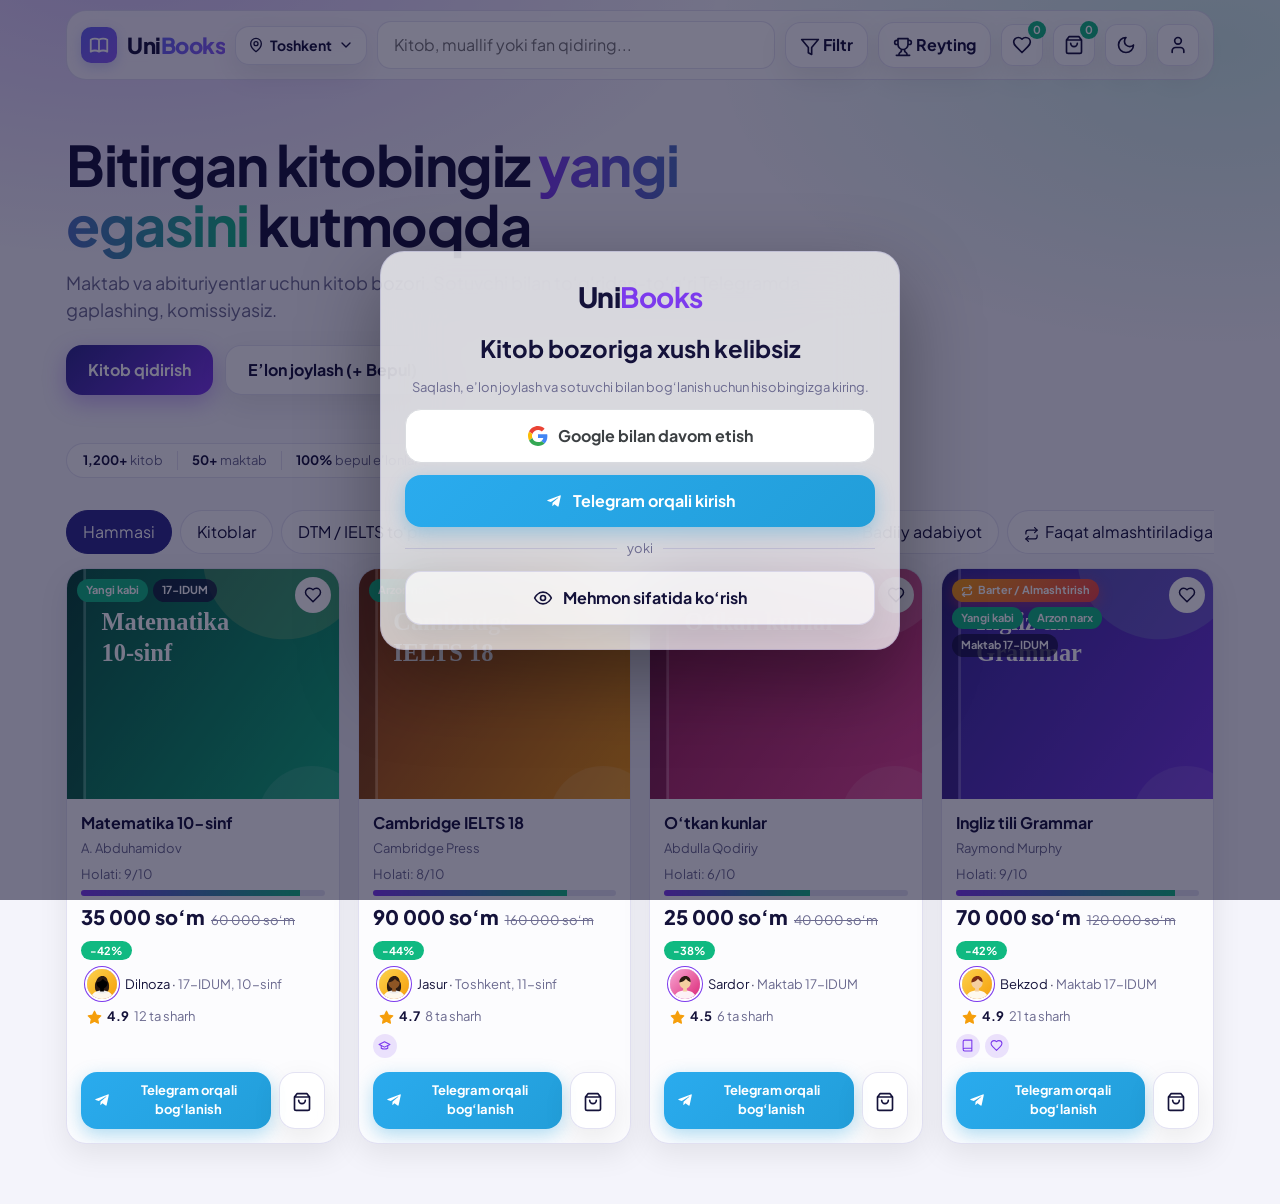
<file: UNIBooks/index.html>
<!DOCTYPE html>
<html lang="uz">

<head>
  <meta charset="UTF-8">
  <meta name="viewport" content="width=device-width, initial-scale=1, viewport-fit=cover">
  <title>UniBooks — Kitob va O'quv Qurollari Bozori</title>
  <!-- Brauzer tabidagi ikonka: SVG Data URI (alohida fayl kerak emas) -->
  <link rel="icon" type="image/svg+xml"
    href="data:image/svg+xml,<svg xmlns='http://www.w3.org/2000/svg' viewBox='0 0 100 100'><defs><linearGradient id='g' x1='0' y1='0' x2='1' y2='1'><stop stop-color='%236366F1'/><stop offset='1' stop-color='%238B5CF6'/></linearGradient></defs><rect width='100' height='100' rx='28' fill='url(%23g)'/><path fill='none' d='M25 68C25 62 35 58 50 58C65 58 75 62 75 68M25 68V42C25 36 35 32 50 32C65 32 75 36 75 42V68' stroke='white' stroke-width='6' stroke-linecap='round' stroke-linejoin='round'/><path d='M50 20L78 32L50 44L22 32L50 20Z' fill='white'/><path fill='none' d='M75 38V48' stroke='white' stroke-width='4' stroke-linecap='round'/></svg>">
  <meta name="theme-color" content="#6366F1">
  <link rel="preconnect" href="https://fonts.googleapis.com">
  <link rel="preconnect" href="https://fonts.gstatic.com" crossorigin>
  <link href="https://fonts.googleapis.com/css2?family=Plus+Jakarta+Sans:wght@400;600;700;800&display=swap"
    rel="stylesheet">
  <link rel="stylesheet" href="style.css">
</head>

<body>
  <div class="wrap">

    <!-- HEADER: logo, live search, wishlist / cart / theme / profile -->
    <header>
      <div class="bar glass">
        <a href="#" class="logo-brand" aria-label="UniBooks — bosh sahifa"
          style="text-decoration: none; display: inline-flex; align-items: center; gap: 10px; flex-shrink: 0;">
          <div class="logo-icon-box"
            style="width: 36px; height: 36px; background: linear-gradient(135deg, #6366F1, #8B5CF6); border-radius: 10px; display: flex; align-items: center; justify-content: center; box-shadow: 0 4px 12px rgba(99, 102, 241, 0.25); flex-shrink: 0;">
            <svg width="22" height="22" viewBox="0 0 24 24" fill="none" xmlns="http://www.w3.org/2000/svg"
              aria-hidden="true" style="display: block;">
              <path
                d="M12 6.253v13m0-13C10.832 5.477 9.246 5 7.5 5S4.168 5.477 3 6.253v13C4.168 18.477 5.754 18 7.5 18s3.332.477 4.5 1.253m0-13C13.168 5.477 14.754 5 16.5 5c1.747 0 3.332.477 4.5 1.253v13C19.832 18.477 18.247 18 16.5 18c-1.746 0-3.332.477-4.5 1.253"
                stroke="white" stroke-width="2" stroke-linecap="round" stroke-linejoin="round" />
            </svg>
          </div>
          <span class="logo-text"
            style="font-size: 22px; font-weight: 800; font-family: 'Plus Jakarta Sans', sans-serif; letter-spacing: -0.5px; line-height: 1; white-space: nowrap;">
            <span style="color: var(--text);">Uni</span><span
              style="background: linear-gradient(135deg, #6366F1, #8B5CF6); -webkit-background-clip: text; background-clip: text; -webkit-text-fill-color: transparent;">Books</span>
          </span>
        </a>
        <div class="locw"><button class="btn ghost loc" id="bLoc" aria-haspopup="true"><i data-i="pin"></i><span
              id="locT">Toshkent</span><i data-i="chev"></i></button>
          <div class="locm" id="locM"></div>
        </div>
        <div class="search">
          <input id="q" type="search" placeholder="Kitob, muallif yoki fan qidiring..." autocomplete="off"
            aria-label="Qidiruv">
          <div class="results glass" id="live"></div>
        </div>
        <button class="btn ghost" id="bFlt" style="padding:10px 14px;position:relative"><i data-i="filter"></i><span
            class="fl"> Filtr</span><span class="dot" id="cFlt" style="display:none">0</span></button>
        <button class="btn ghost" id="bLb" style="padding:10px 14px"><i data-i="trophy"></i><span class="fl">
            Reyting</span></button>
        <button class="icon ghost" id="bWish" aria-label="Saqlanganlar"><i data-i="heart"></i><span class="dot"
            id="cWish">0</span></button>
        <button class="icon ghost" id="bCart" aria-label="Savat"><i data-i="cart"></i><span class="dot"
            id="cCart">0</span></button>
        <button class="icon ghost" id="bTheme" aria-label="Rejim"><i data-i="moon"></i></button>
        <button class="icon ghost" id="bUser" aria-label="Profil"><i data-i="user"></i></button>
      </div>
    </header>

    <!-- HERO -->
    <section class="hero">
      <h1>Bitirgan kitobingiz <span>yangi egasini</span> kutmoqda</h1>
      <p>Maktab va abituriyentlar uchun kitob bozori. Sotuvchi bilan to‘g‘ridan-to‘g‘ri Telegramda gaplashing,
        komissiyasiz.</p>
      <div class="cta">
        <button class="btn primary" onclick="document.getElementById('grid').scrollIntoView({behavior:'smooth'})">Kitob
          qidirish</button>
        <button class="btn ghost" id="bAdd">E’lon joylash (+ Bepul)</button>
      </div>
    </section>

    <div class="trust rise"><span><b>1,200+</b> kitob</span><span><b>50+</b> maktab</span><span><b>100%</b> bepul
        e’lonlar</span></div>
    <!-- FILTER PILLS -->
    <nav class="pills" id="pills" aria-label="Kategoriyalar"></nav>

    <!-- PRODUCT GRID -->
    <main class="grid" id="grid" aria-live="polite"></main>
  </div>

  <!-- ADD PRODUCT MODAL: 2 bosqich -->
  <div class="veil" id="addVeil">
    <div class="modal" role="dialog" aria-modal="true" aria-label="E’lon joylash">
      <h2>E’lon joylash</h2>
      <div class="steps"><i class="on"></i><i id="s2"></i></div>
      <div id="step1">
        <div class="drop" id="drop"><i data-i="upload"></i><br>Rasmni shu yerga tashlang yoki bosing</div><input
          type="file" id="file" accept="image/*" hidden>
        <label for="fTitle">Kitob nomi</label><input class="in" id="fTitle">
        <label for="fSubj">Kategoriya</label>
        <select class="in" id="fCat"></select>
        <div class="two">
          <div><label for="fGrade">Sinf / bosqich</label><select class="in" id="fGrade"></select></div>
          <div><label for="fSubj2">Fan turi</label><select class="in" id="fSubj2"></select></div>
        </div>
        <label for="fCond">Holati: <b id="condV">8</b>/10</label>
        <input type="range" id="fCond" min="1" max="10" value="8" style="width:100%;accent-color:#7c3aed">
        <label for="fPrice">Narx (so‘m, 0 = bepul)</label><input class="in" id="fPrice" type="number" min="0"
          step="1000">
        <label for="fNote">Izoh (ixtiyoriy)</label><input class="in" id="fNote" maxlength="120"
          placeholder="Masalan: yozuvlari yo‘q, toza">
        <label class="chk"><input type="checkbox" id="fSwap"><i data-i="swap"></i> Kitobni almashtirishga
          roziman</label>
        <div class="row"><button class="btn ghost" data-close>Bekor qilish</button><button class="btn primary"
            id="next">Keyingisi</button></div>
      </div>
      <div id="step2" hidden>
        <label for="fName">Ismingiz</label><input class="in" id="fName">
        <label for="fTg">Telegram username</label><input class="in" id="fTg" placeholder="@username">
        <label for="fSchool">Maktab / tuman</label><input class="in" id="fSchool"
          placeholder="Masalan: 17-IDUM, Chilonzor">
        <div class="two">
          <div><label for="fReg">Viloyat</label><select class="in" id="fReg"></select></div>
          <div><label for="fDist">Tuman</label><select class="in" id="fDist"></select></div>
        </div>
        <div class="row"><button class="btn ghost" id="back">Orqaga</button><button class="btn primary"
            id="publish">E’lonni joylash</button></div>
      </div>
    </div>
  </div>

  <!-- FILTER MODAL -->
  <div class="veil" id="fltVeil">
    <div class="modal" role="dialog" aria-modal="true" aria-label="Filtrlar">
      <div style="display:flex;justify-content:space-between;align-items:center">
        <h2>Filtrlar</h2><button class="icon" data-close aria-label="Yopish"><i data-i="x"></i></button>
      </div>
      <label>Sinf / bosqich</label>
      <div class="chips" id="fG"></div>
      <label>Fan</label>
      <div class="chips" id="fS"></div>
      <label for="xReg">Viloyat</label><select class="in" id="xReg"></select>
      <label for="xDist">Tuman</label><select class="in" id="xDist"></select>
      <label>Narx: <b id="xPrice"></b></label><input type="range" id="pMin" min="0" max="300000" step="5000"
        aria-label="Minimal narx"><input type="range" id="pMax" min="0" max="300000" step="5000"
        aria-label="Maksimal narx">
      <div class="row"><button class="btn ghost" id="fClear">Tozalash</button><button class="btn primary" id="fApply"
          data-close>Natijalar</button></div>
    </div>
  </div>
  <!-- SOTUVCHI PROFILI + SHARHLAR -->
  <div class="veil" id="revVeil">
    <div class="modal" role="dialog" aria-modal="true" aria-label="Sotuvchi profili">
      <div style="display:flex;justify-content:space-between;align-items:center">
        <h2>Sotuvchi profili</h2><button class="icon" data-close aria-label="Yopish"><i data-i="x"></i></button>
      </div>
      <div id="revBody"></div>
    </div>
  </div>
  <!-- QUICK VIEW -->
  <div class="veil" id="qvVeil">
    <div class="modal qv" role="dialog" aria-modal="true" aria-label="Kitob tafsilotlari"><button class="icon qx"
        data-close aria-label="Yopish"><i data-i="x"></i></button>
      <div id="qvBody"></div>
    </div>
  </div>
  <!-- REYTING -->
  <div class="veil" id="lbVeil">
    <div class="modal prof" role="dialog" aria-modal="true" aria-label="Reyting">
      <div style="display:flex;justify-content:space-between;align-items:center">
        <h2>Maktablar va Kitobxonlar reytingi</h2><button class="icon" data-close aria-label="Yopish"><i
            data-i="x"></i></button>
      </div>
      <div class="tabs"><button data-lt="sch" class="on">Top Maktablar</button><button data-lt="usr">Top
          O‘quvchilar</button></div>
      <div id="lbBody"></div>
    </div>
  </div>
  <!-- PROFIL MODAL: ma'lumotlar, e'lonlarim, saqlanganlar, statistika -->
  <div class="veil" id="profVeil">
    <div class="modal prof" role="dialog" aria-modal="true" aria-label="Profil">
      <div style="display:flex;justify-content:space-between;align-items:center">
        <h2>Profil va sozlamalar</h2><button class="icon" data-close aria-label="Yopish"><i data-i="x"></i></button>
      </div>
      <div class="tabs"><button data-t="info">Ma’lumotlar</button><button data-t="mine">Mening
          e’lonlarim</button><button data-t="wish">Saqlanganlar</button><button data-t="stat">Statistika</button></div>
      <div id="pBody"></div>
    </div>
  </div>
  <!-- AUTH MODAL: Google / Telegram / Mehmon (demo; haqiqiy auth uchun Supabase Auth ulanadi) -->
  <div class="veil" id="authVeil">
    <div class="modal auth" role="dialog" aria-modal="true" aria-label="Kirish">
      <div class="logo" style="font-size:28px">Uni<b>Books</b></div>
      <h2>Kitob bozoriga xush kelibsiz</h2>
      <p class="muted">Saqlash, e’lon joylash va sotuvchi bilan bog‘lanish uchun hisobingizga kiring.</p>
      <button class="btn gbtn" data-login="google"><svg viewBox="0 0 48 48">
          <path fill="#EA4335"
            d="M24 9.5c3.5 0 6.6 1.2 9.1 3.6l6.8-6.8C35.8 2.4 30.3 0 24 0 14.6 0 6.5 5.4 2.6 13.2l7.9 6.1C12.4 13.6 17.7 9.5 24 9.5z" />
          <path fill="#4285F4"
            d="M46.5 24.5c0-1.6-.1-3.1-.4-4.5H24v9h12.7c-.6 3-2.3 5.5-4.8 7.2l7.6 5.9c4.4-4.1 7-10.1 7-17.6z" />
          <path fill="#FBBC05"
            d="M10.5 28.7A14.5 14.5 0 0 1 9.5 24c0-1.6.3-3.2.8-4.7l-7.9-6.1A24 24 0 0 0 0 24c0 3.9.9 7.5 2.6 10.8l7.9-6.1z" />
          <path fill="#34A853"
            d="M24 48c6.5 0 11.9-2.1 15.9-5.8l-7.6-5.9c-2.1 1.4-4.9 2.3-8.3 2.3-6.3 0-11.6-4.1-13.5-9.8l-7.9 6.1C6.5 42.6 14.6 48 24 48z" />
        </svg>Google bilan davom etish</button>
      <button class="btn tg" data-login="telegram"><svg viewBox="0 0 24 24">
          <path
            d="M9.78 18.65l.28-4.23 7.68-6.92c.34-.3-.07-.47-.52-.16l-9.49 5.98-4.09-1.28c-.89-.28-.89-.89.19-1.32l15.95-6.15c.74-.33 1.45.18 1.17 1.3l-2.72 12.81c-.19.91-.74 1.13-1.5.71l-4.14-3.06-1.99 1.93c-.23.23-.42.42-.83.42z" />
        </svg>Telegram orqali kirish</button>
      <div class="or">yoki</div>
      <button class="btn ghost" data-login="guest"><i data-i="eye"></i>Mehmon sifatida ko‘rish</button>
    </div>
  </div>
  <!-- DRAWER: Saqlanganlar / Savat -->
  <div class="veil" id="dVeil"></div>
  <aside class="drawer" id="drawer">
    <div style="display:flex;justify-content:space-between">
      <h2 id="dTitle"></h2><button class="icon" data-close aria-label="Yopish"><i data-i="x"></i></button>
    </div>
    <div id="dBody"></div>
    
  </aside>
  <div id="toasts" role="status"></div>

  <script src="app.js"></script>
</body>

</html>
</file>
<file: UNIBooks/style.css>
/* ===== 1. DESIGN TOKENS (Light/Dark) ===== */
:root {
    --bg: #f4f4fb;
    --surface: rgba(255, 255, 255, .72);
    --solid: #fff;
    --text: #14123a;
    --muted: #6b6a8f;
    --line: rgba(60, 50, 160, .14);
    --indigo: #2d2a8c;
    --violet: #7c3aed;
    --emerald: #10b981;
    --shadow: 0 10px 30px rgba(0, 0, 0, .08);
    --r: 20px;
    box-sizing: border-box;
    padding-top: env(safe-area-inset-top, 0px);
    padding-bottom: env(safe-area-inset-bottom, 0px)
}

@media(prefers-color-scheme:dark) {
    :root:not([data-theme="light"]) {
        --bg: #0d0c24;
        --surface: rgba(30, 28, 70, .6);
        --solid: #191847;
        --text: #eeeeff;
        --muted: #a3a2cc;
        --line: rgba(160, 150, 255, .18);
        --shadow: 0 10px 30px rgba(0, 0, 0, .4)
    }
}

:root[data-theme="dark"] {
    --bg: #0d0c24;
    --surface: rgba(30, 28, 70, .6);
    --solid: #191847;
    --text: #eeeeff;
    --muted: #a3a2cc;
    --line: rgba(160, 150, 255, .18);
    --shadow: 0 10px 30px rgba(0, 0, 0, .4)
}

* {
    box-sizing: border-box;
    margin: 0
}

html {
    scroll-padding-top: env(safe-area-inset-top, 0px)
}

body {
    background: var(--bg);
    color: var(--text);
    font: 16px/1.5 "Plus Jakarta Sans", Inter, system-ui, sans-serif;
    min-height: 100vh;
    background-image: radial-gradient(600px 300px at 10% -5%, rgba(124, 58, 237, .25), transparent), radial-gradient(500px 300px at 95% 5%, rgba(16, 185, 129, .18), transparent);
    background-attachment: fixed
}

button,
input,
select {
    font: inherit;
    color: inherit
}

button {
    cursor: pointer;
    border: 0;
    background: none
}

:focus-visible {
    outline: 3px solid var(--violet);
    outline-offset: 2px
}

.glass {
    background: var(--surface);
    backdrop-filter: blur(16px);
    -webkit-backdrop-filter: blur(16px);
    border: 1px solid var(--line)
}

.wrap {
    max-width: 1180px;
    margin: auto;
    padding: 0 16px
}

/* ===== 2. BUTTONS (micro-interactions: hover/active) ===== */
.btn {
    padding: 12px 22px;
    border-radius: 16px;
    font-weight: 700;
    transition: transform .15s, box-shadow .2s
}

.btn:hover {
    transform: translateY(-2px)
}

.btn:active {
    transform: scale(.96)
}

.primary {
    background: linear-gradient(135deg, var(--indigo), var(--violet));
    color: #fff;
    box-shadow: 0 8px 22px rgba(124, 58, 237, .35)
}

.ghost {
    border: 1.5px solid var(--line);
    background: var(--surface);
    box-shadow: 0 10px 30px rgba(0, 0, 0, .08)
}

.ic {
    width: 20px;
    height: 20px;
    stroke: currentColor;
    fill: none;
    stroke-width: 2;
    stroke-linecap: round;
    stroke-linejoin: round;
    vertical-align: middle
}

.tg {
    display: inline-flex;
    align-items: center;
    justify-content: center;
    gap: 8px;
    background: linear-gradient(135deg, #2AABEE, #229ED9);
    color: #fff;
    box-shadow: 0 6px 18px rgba(34, 158, 217, .35)
}

.tg:hover {
    box-shadow: 0 0 0 4px rgba(34, 158, 217, .18), 0 10px 30px rgba(34, 158, 217, .6)
}

.tg svg {
    width: 18px;
    height: 18px;
    fill: #fff;
    flex: none
}

.icon {
    position: relative;
    width: 42px;
    height: 42px;
    border-radius: 12px;
    display: grid;
    place-items: center;
    transition: transform .15s
}

.icon:hover {
    transform: scale(1.1)
}

.dot {
    position: absolute;
    top: -4px;
    right: -4px;
    background: var(--emerald);
    color: #fff;
    font-size: 11px;
    min-width: 18px;
    height: 18px;
    border-radius: 9px;
    display: grid;
    place-items: center;
    font-weight: 700
}

/* ===== 3. HEADER + LIVE SEARCH ===== */
header {
    position: sticky;
    top: env(safe-area-inset-top, 0px);
    z-index: 20;
    margin: 10px 0
}

.bar {
    display: flex;
    align-items: center;
    gap: 10px;
    padding: 10px 14px;
    border-radius: 20px
}

.logo {
    font-weight: 800;
    font-size: 20px;
    letter-spacing: -.5px;
    white-space: nowrap
}

.logo b {
    color: var(--violet)
}

.search {
    position: relative;
    flex: 1
}

.search input {
    width: 100%;
    padding: 11px 16px;
    border-radius: 14px;
    border: 1.5px solid var(--line);
    background: var(--solid);
    outline: 0
}

.search input:focus {
    border-color: var(--violet)
}

.results {
    position: absolute;
    top: 110%;
    left: 0;
    right: 0;
    border-radius: 14px;
    overflow: hidden;
    display: none;
    box-shadow: var(--shadow);
    background: var(--solid);
    border: 1px solid var(--line)
}

.results.on {
    display: block
}

.results button {
    display: flex;
    gap: 10px;
    width: 100%;
    padding: 10px 14px;
    text-align: left;
    align-items: center
}

.results button:hover {
    background: rgba(124, 58, 237, .1)
}

/* ===== 4. HERO ===== */
.hero {
    padding: 44px 0 20px;
    max-width: 760px
}

.hero h1 {
    font-size: clamp(32px, 6vw, 56px);
    line-height: 1.08;
    letter-spacing: -1.5px
}

.hero h1 span {
    background: linear-gradient(90deg, var(--violet), var(--emerald));
    -webkit-background-clip: text;
    background-clip: text;
    color: transparent
}

.hero p {
    color: var(--muted);
    margin: 14px 0 22px;
    font-size: 18px
}

.cta {
    display: flex;
    gap: 12px;
    flex-wrap: wrap
}

/* ===== 5. FILTER PILLS ===== */
.pills {
    display: flex;
    gap: 8px;
    overflow-x: auto;
    padding: 14px 0;
    scrollbar-width: none
}

.pill {
    padding: 9px 16px;
    border-radius: 99px;
    white-space: nowrap;
    border: 1.5px solid var(--line);
    background: var(--surface);
    transition: .2s
}

.pill:hover {
    transform: translateY(-2px)
}

.pill.on {
    background: var(--indigo);
    color: #fff;
    border-color: var(--indigo)
}

/* ===== 6. PRODUCT GRID + SKELETON ===== */
.grid {
    display: grid;
    grid-template-columns: repeat(auto-fill, minmax(260px, 1fr));
    gap: 18px;
    padding-bottom: 60px
}

.card {
    border-radius: var(--r);
    overflow: hidden;
    box-shadow: var(--shadow);
    transition: transform .25s, box-shadow .25s;
    display: flex;
    flex-direction: column
}

.card:hover {
    transform: translateY(-6px) scale(1.02);
    box-shadow: 0 20px 44px rgba(0, 0, 0, .16)
}

.card:hover .bk {
    transform: scale(1.06)
}

.cover {
    height: 230px;
    position: relative;
    overflow: hidden;
    background: var(--line)
}

.bk {
    width: 100%;
    height: 100%;
    object-fit: cover;
    display: block;
    transition: transform .5s
}

.badges {
    position: absolute;
    top: 10px;
    left: 10px;
    right: 54px;
    display: flex;
    gap: 5px;
    flex-wrap: wrap
}

.badge {
    font-size: 11px;
    font-weight: 700;
    padding: 3px 9px;
    border-radius: 99px;
    background: var(--emerald);
    color: #fff
}

.badge.s {
    background: rgba(20, 18, 58, .75)
}

.heart {
    position: absolute;
    top: 8px;
    right: 8px;
    width: 36px;
    height: 36px;
    border-radius: 50%;
    background: var(--solid);
    display: grid;
    place-items: center;
    transition: transform .2s;
    font-size: 18px
}

.heart:hover {
    transform: scale(1.18)
}

.heart .ic {
    width: 18px;
    height: 18px
}

.heart.on .ic {
    fill: #ef4444;
    stroke: #ef4444
}

.heart.on {
    animation: pop .35s
}

@keyframes pop {
    50% {
        transform: scale(1.5)
    }
}

.info {
    padding: 14px;
    display: flex;
    flex-direction: column;
    gap: 6px;
    flex: 1
}

.info h3 {
    font-size: 16px;
    line-height: 1.25
}

.muted {
    color: var(--muted);
    font-size: 13px
}

.meter {
    height: 6px;
    border-radius: 9px;
    background: var(--line);
    overflow: hidden
}

.meter i {
    display: block;
    height: 100%;
    background: linear-gradient(90deg, var(--violet), var(--emerald))
}

.price {
    font-size: 20px;
    font-weight: 800
}

.price s {
    font-size: 13px;
    color: var(--muted);
    font-weight: 400;
    margin-left: 6px
}

.seller {
    display: flex;
    align-items: center;
    gap: 8px;
    font-size: 13px
}

.ava {
    width: 30px;
    height: 30px;
    border-radius: 50%;
    flex: none;
    box-shadow: 0 0 0 2px var(--solid), 0 0 0 3px var(--violet)
}

.acts {
    display: flex;
    gap: 8px;
    margin-top: auto;
    padding-top: 8px
}

.acts .btn {
    padding: 9px 12px;
    font-size: 14px
}

.skel {
    height: 330px;
    border-radius: var(--r);
    background: linear-gradient(100deg, var(--line) 30%, rgba(255, 255, 255, .35) 50%, var(--line) 70%);
    background-size: 300% 100%;
    animation: sh 1.2s infinite
}

@keyframes sh {
    to {
        background-position: -150% 0
    }
}

.empty {
    grid-column: 1/-1;
    text-align: center;
    padding: 50px;
    color: var(--muted)
}

/* ===== 7. MODAL + DRAWER ===== */
.veil {
    position: fixed;
    inset: 0;
    background: rgba(10, 8, 40, .55);
    display: none;
    place-items: center;
    z-index: 50;
    padding: 16px
}

.veil.on {
    display: grid
}

.modal {
    width: min(520px, 100%);
    max-height: 92vh;
    overflow: auto;
    border-radius: 24px;
    padding: 24px;
    background: var(--solid);
    animation: up .3s
}

@keyframes up {
    from {
        transform: translateY(24px);
        opacity: 0
    }
}

.steps {
    display: flex;
    gap: 6px;
    margin: 10px 0 18px
}

.steps i {
    flex: 1;
    height: 5px;
    border-radius: 9px;
    background: var(--line)
}

.steps i.on {
    background: var(--violet)
}

label {
    display: block;
    font-weight: 600;
    font-size: 14px;
    margin: 12px 0 5px
}

.in {
    width: 100%;
    padding: 11px 14px;
    border-radius: 12px;
    border: 1.5px solid var(--line);
    background: var(--bg)
}

.drop {
    border: 2px dashed var(--violet);
    border-radius: 16px;
    padding: 22px;
    text-align: center;
    cursor: pointer;
    transition: .2s
}

.drop.over {
    background: rgba(124, 58, 237, .12)
}

.drop img {
    max-height: 150px;
    border-radius: 12px
}

.row {
    display: flex;
    gap: 10px;
    justify-content: space-between;
    margin-top: 20px
}

#authVeil {
    z-index: 80
}

.auth {
    background: var(--surface);
    backdrop-filter: blur(28px);
    -webkit-backdrop-filter: blur(28px);
    border: 1px solid var(--line);
    text-align: center;
    display: grid;
    gap: 12px;
    box-shadow: 0 30px 80px rgba(0, 0, 0, .35)
}

.auth .btn {
    display: flex;
    align-items: center;
    justify-content: center;
    gap: 10px;
    width: 100%;
    padding: 14px
}

.gbtn {
    background: #fff;
    color: #3c4043;
    border: 1px solid #dadce0
}

.gbtn svg {
    width: 20px;
    height: 20px
}

.or {
    display: flex;
    align-items: center;
    gap: 10px;
    color: var(--muted);
    font-size: 13px
}

.or:before,
.or:after {
    content: "";
    flex: 1;
    height: 1px;
    background: var(--line)
}

.drop .ic {
    width: 28px;
    height: 28px;
    stroke: var(--violet)
}

.prof {
    width: min(640px, 100%)
}

.tabs {
    display: flex;
    gap: 6px;
    overflow-x: auto;
    margin: 12px 0;
    padding: 4px;
    border-radius: 14px;
    background: var(--bg)
}

.tabs button {
    padding: 9px 14px;
    border-radius: 11px;
    white-space: nowrap;
    font-weight: 600;
    color: var(--muted);
    transition: .2s
}

.tabs button.on {
    background: var(--solid);
    color: var(--text);
    box-shadow: var(--shadow)
}

.avrow {
    display: flex;
    gap: 14px;
    align-items: center;
    flex-wrap: wrap
}

.avs {
    display: flex;
    gap: 8px;
    flex-wrap: wrap
}

.avs button {
    border-radius: 50%;
    transition: transform .15s
}

.avs button:hover {
    transform: scale(1.14)
}

.avs .ava {
    width: 40px;
    height: 40px
}

.pa {
    display: flex;
    gap: 6px
}

.pa .btn {
    padding: 8px 12px;
    font-size: 13px
}

.pa .btn.danger {
    background: #ef4444;
    color: #fff;
    border-color: #ef4444
}

.stats {
    display: grid;
    grid-template-columns: repeat(auto-fit, minmax(150px, 1fr));
    gap: 12px
}

.stat {
    padding: 16px;
    border-radius: 16px;
    background: var(--bg);
    display: grid;
    gap: 4px
}

.stat b {
    font-size: 26px;
    letter-spacing: -.5px
}

.badge.sw {
    display: inline-flex;
    align-items: center;
    gap: 5px;
    background: linear-gradient(135deg, #f59e0b, #ef4444);
    box-shadow: 0 4px 14px rgba(239, 68, 68, .45)
}

.badge.sw .ic {
    width: 12px;
    height: 12px;
    stroke-width: 2.5
}

.pill.swp .ic {
    width: 15px;
    height: 15px;
    margin-right: 6px
}

.pill.swp.on {
    background: linear-gradient(135deg, #f59e0b, #ef4444);
    border-color: transparent;
    color: #fff
}

.chk {
    display: flex;
    align-items: center;
    gap: 8px;
    margin-top: 14px;
    font-weight: 600;
    cursor: pointer;
    padding: 12px;
    border: 1.5px dashed #f59e0b;
    border-radius: 14px
}

.chk input {
    width: 18px;
    height: 18px;
    accent-color: #f59e0b
}

.chk .ic {
    width: 16px;
    height: 16px;
    stroke: #f59e0b
}

@keyframes rise {
    from {
        opacity: 0;
        transform: translateY(18px) scale(.97)
    }
}

.rise {
    animation: rise .6s cubic-bezier(.34, 1.56, .64, 1) backwards;
    animation-delay: calc(var(--i, 0)*70ms)
}

.strip {
    display: grid;
    grid-template-columns: 1.5fr 1fr;
    gap: 16px;
    margin: 8px 0 6px
}

.metrics {
    display: grid;
    grid-template-columns: repeat(3, 1fr);
    gap: 12px
}

.metric {
    padding: 18px;
    border-radius: var(--r);
    display: grid;
    gap: 4px;
    box-shadow: var(--shadow);
    align-content: center
}

.metric .ic {
    width: 24px;
    height: 24px;
    stroke: var(--violet)
}

.metric b {
    font-size: 30px;
    letter-spacing: -1px
}

.topc {
    padding: 16px;
    border-radius: var(--r);
    box-shadow: var(--shadow)
}

.topc h3 {
    font-size: 15px;
    margin-bottom: 6px
}

.lb {
    display: flex;
    align-items: center;
    gap: 10px;
    padding: 6px 0
}

.rk {
    width: 24px;
    height: 24px;
    border-radius: 8px;
    background: var(--violet);
    color: #fff;
    display: grid;
    place-items: center;
    font-size: 12px;
    font-weight: 700;
    flex: none
}

.lb:first-of-type .rk {
    background: #f59e0b
}

@media(max-width:760px) {
    .strip {
        grid-template-columns: 1fr
    }

    .bar {
        flex-wrap: wrap
    }

    .search {
        order: 9;
        flex-basis: 100%
    }

    .fl {
        display: none
    }

    .metric b {
        font-size: 22px
    }
}

.chips {
    display: flex;
    gap: 8px;
    flex-wrap: wrap
}

.bdg {
    display: flex;
    gap: 5px;
    flex-wrap: wrap
}

.sb {
    width: 24px;
    height: 24px;
    border-radius: 50%;
    display: inline-grid;
    place-items: center;
    background: rgba(124, 58, 237, .14);
    color: var(--violet)
}

.sb .ic {
    width: 13px;
    height: 13px
}

.sb.on {
    width: auto;
    height: auto;
    border-radius: 99px;
    padding: 3px 10px 3px 6px;
    gap: 5px;
    display: inline-flex;
    font-size: 12px;
    font-weight: 600
}

.sb em {
    font-style: normal
}

.rate {
    display: flex;
    align-items: center;
    gap: 5px;
    font-size: 13px
}

.st {
    width: 15px;
    height: 15px;
    stroke: #f59e0b
}

.st.f {
    fill: #f59e0b
}

.seller {
    width: 100%;
    text-align: left
}

.two {
    display: grid;
    grid-template-columns: 1fr 1fr;
    gap: 10px
}

.bgrid {
    display: grid;
    gap: 8px
}

.bcard {
    display: flex;
    gap: 10px;
    align-items: center;
    padding: 12px;
    border-radius: 14px;
    background: var(--bg);
    opacity: .55
}

.bcard.on {
    opacity: 1;
    box-shadow: inset 0 0 0 1.5px var(--emerald)
}

.bcard .ic {
    width: 22px;
    height: 22px;
    stroke: var(--violet)
}

.bcard span {
    display: block
}

.pick {
    display: flex;
    gap: 4px
}

.pick .ic {
    width: 28px;
    height: 28px;
    stroke: #f59e0b
}

.pick button.f .ic {
    fill: #f59e0b
}

.rv {
    padding: 10px 0;
    border-bottom: 1px solid var(--line)
}

input[type=range] {
    width: 100%;
    accent-color: #7c3aed
}

.trust {
    display: flex;
    width: fit-content;
    max-width: 100%;
    flex-wrap: wrap;
    gap: 6px 14px;
    padding: 7px 16px;
    border-radius: 99px;
    font-size: 13px;
    color: var(--muted);
    border: 1px solid var(--line);
    background: var(--surface);
    margin: 28px 0 18px
}

.trust b {
    color: var(--text)
}

.trust span+span {
    border-left: 1px solid var(--line);
    padding-left: 14px
}

.card {
    cursor: pointer
}

.badge.free {
    display: inline-flex;
    align-items: center;
    gap: 5px;
    background: linear-gradient(135deg, #10b981, #06b6d4);
    box-shadow: 0 4px 14px rgba(16, 185, 129, .5);
    letter-spacing: .5px
}

.badge.free .ic {
    width: 12px;
    height: 12px;
    stroke-width: 2.5
}

.pill.fr.on {
    background: linear-gradient(135deg, #10b981, #06b6d4)
}

.locw {
    position: relative
}

.loc {
    padding: 8px 12px;
    font-size: 14px;
    display: flex;
    align-items: center;
    gap: 6px;
    border-radius: 14px
}

.loc .ic {
    width: 16px;
    height: 16px
}

.locm {
    position: absolute;
    top: 115%;
    left: 0;
    min-width: 210px;
    border-radius: 14px;
    padding: 6px;
    opacity: 0;
    visibility: hidden;
    transform: translateY(-6px);
    transition: .2s;
    max-height: 320px;
    overflow: auto;
    background: var(--solid);
    border: 1px solid var(--line);
    box-shadow: var(--shadow);
    z-index: 30
}

.locm.on {
    opacity: 1;
    visibility: visible;
    transform: none
}

.locm button {
    display: block;
    width: 100%;
    text-align: left;
    padding: 9px 12px;
    border-radius: 10px
}

.locm button:hover,
.locm button.on {
    background: rgba(124, 58, 237, .12)
}

.qv {
    width: min(780px, 100%);
    padding: 0;
    position: relative
}

.qx {
    position: absolute;
    top: 12px;
    right: 12px;
    z-index: 2;
    background: var(--solid)
}

.qvg {
    display: grid;
    grid-template-columns: 5fr 6fr
}

.qvc {
    background: var(--line);
    display: grid;
    place-items: center;
    padding: 22px
}

.qvc img {
    width: 100%;
    max-width: 300px;
    border-radius: 12px;
    box-shadow: 0 20px 50px rgba(0, 0, 0, .3)
}

.qvi {
    padding: 24px;
    display: grid;
    gap: 6px;
    align-content: start
}

.dl {
    display: grid;
    grid-template-columns: 1fr 1fr;
    gap: 10px;
    margin-top: 6px
}

.dl div {
    display: grid;
    font-size: 14px
}

.note {
    padding: 12px;
    border-radius: 12px;
    background: var(--bg);
    font-size: 14px;
    margin: 8px 0
}

.sellerbox {
    padding: 10px;
    border-radius: 14px;
    border: 1px solid var(--line);
    margin-top: 6px
}

.heart2.on .ic {
    fill: #ef4444;
    stroke: #ef4444
}

.bds {
    display: flex;
    gap: 6px;
    flex-wrap: wrap
}

@media(max-width:640px) {
    .qvg {
        grid-template-columns: 1fr
    }
}

.drawer {
    position: fixed;
    top: 0;
    right: 0;
    bottom: 0;
    width: min(400px, 100%);
    z-index: 60;
    background: var(--solid);
    padding: 20px;
    transform: translateX(105%);
    transition: transform .3s;
    overflow: auto
}

.drawer.on {
    transform: none
}

.item {
    display: flex;
    justify-content: space-between;
    gap: 10px;
    padding: 12px 0;
    border-bottom: 1px solid var(--line);
    align-items: center
}

/* ===== 8. TOAST ===== */
#toasts {
    position: fixed;
    left: 50%;
    transform: translateX(-50%);
    bottom: calc(20px + env(safe-area-inset-bottom, 0px));
    z-index: 99;
    display: grid;
    gap: 8px
}

.toast {
    display: flex;
    align-items: center;
    gap: 10px;
    background: var(--indigo);
    color: #fff;
    padding: 12px 18px;
    border-radius: 16px;
    box-shadow: 0 10px 30px rgba(0, 0, 0, .25);
    animation: up .3s;
    border-left: 4px solid var(--emerald)
}

.toast.info {
    border-left-color: #229ED9
}

.toast.out {
    opacity: 0;
    transform: translateY(10px);
    transition: .3s
}

.toast .ic {
    width: 18px;
    height: 18px;
    flex: none
}

#toasts {
    width: max-content;
    max-width: 92vw
}

.toast span {
    flex: 1
}

.toast {
    flex-direction: row;
    text-align: left
}

@media(prefers-reduced-motion:reduce) {
    * {
        animation: none !important;
        transition: none !important
    }
}

/* ===== LOGOTIP ===== */
.logo-brand,
.logo-brand:hover,
.logo-brand:focus {
    text-decoration: none
}

.logo-icon-box {
    transition: transform .3s cubic-bezier(.34, 1.56, .64, 1), box-shadow .3s ease
}

.logo-brand:hover .logo-icon-box,
.logo-brand:focus-visible .logo-icon-box {
    transform: scale(1.05);
    box-shadow: 0 0 14px rgba(139, 92, 246, .7)
}

@media(max-width:760px) {
    .logo-text {
        font-size: 19px !important
    }
}
</file>
